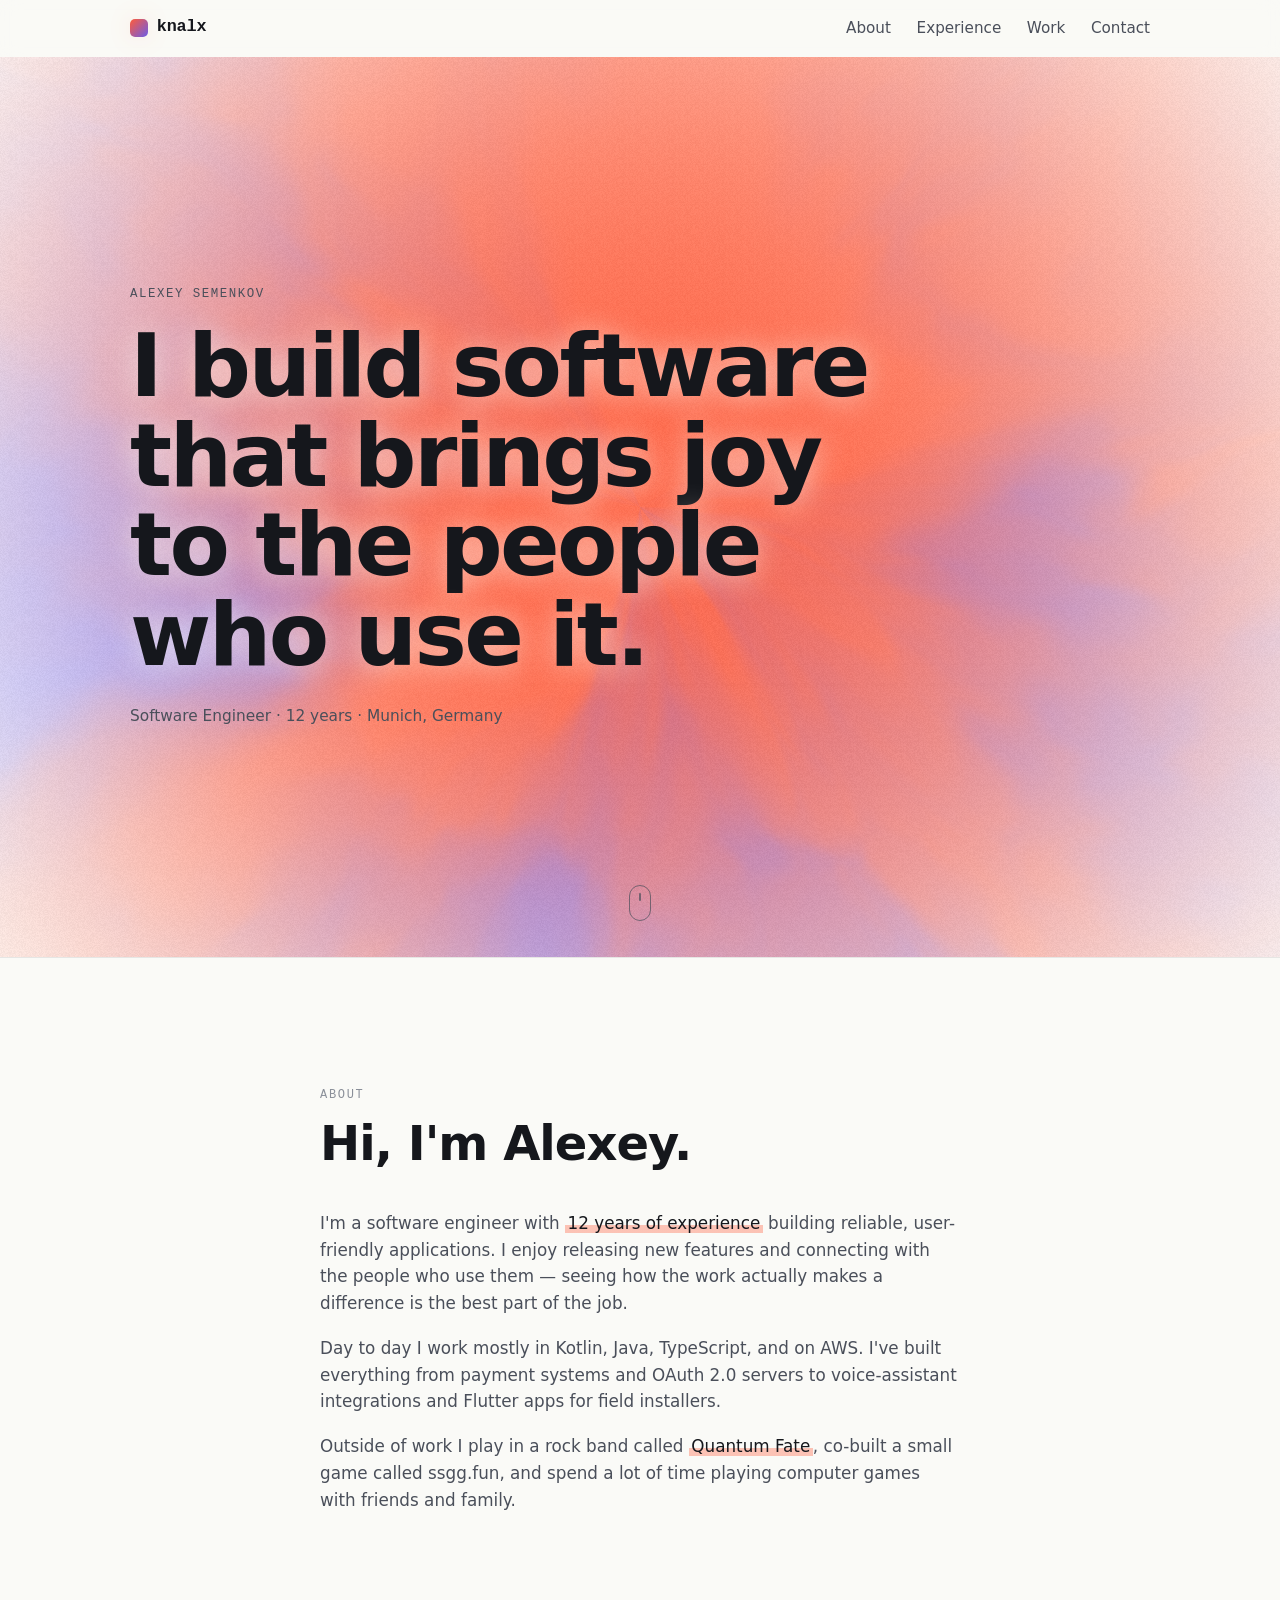
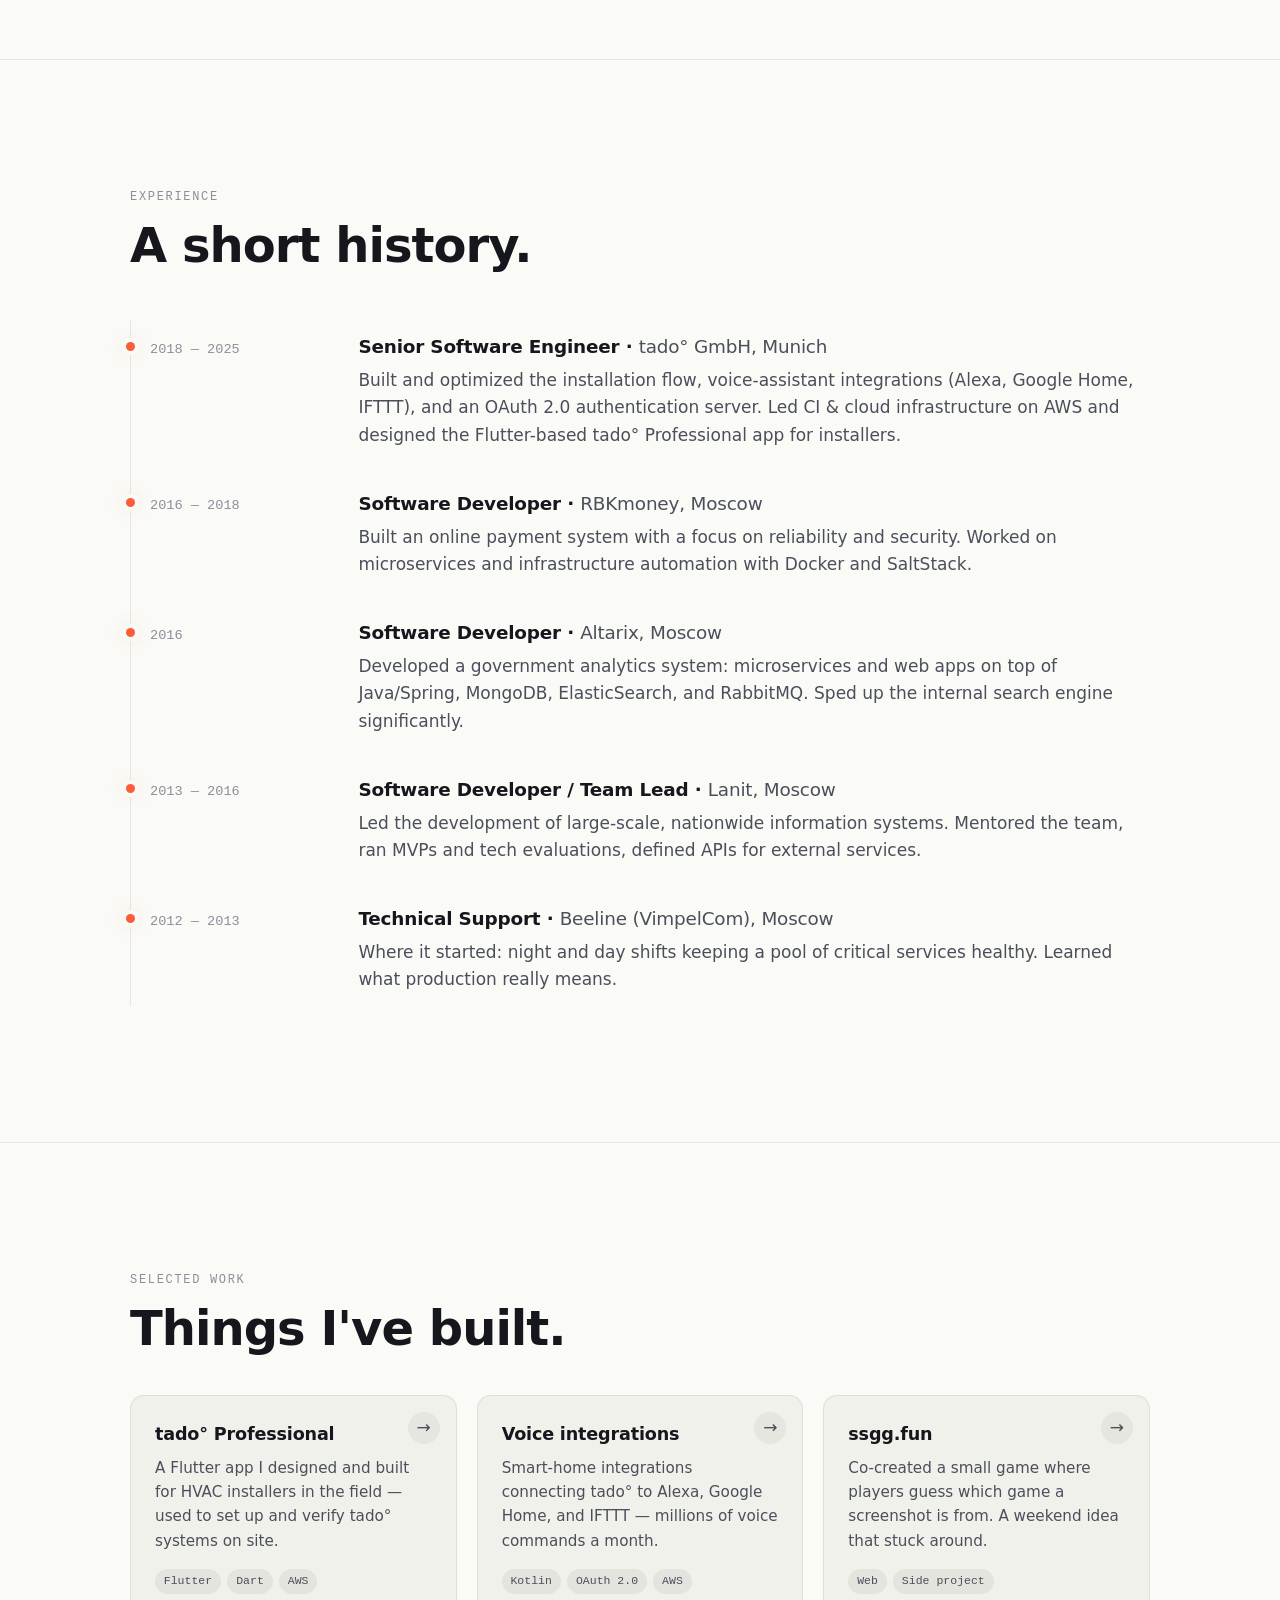
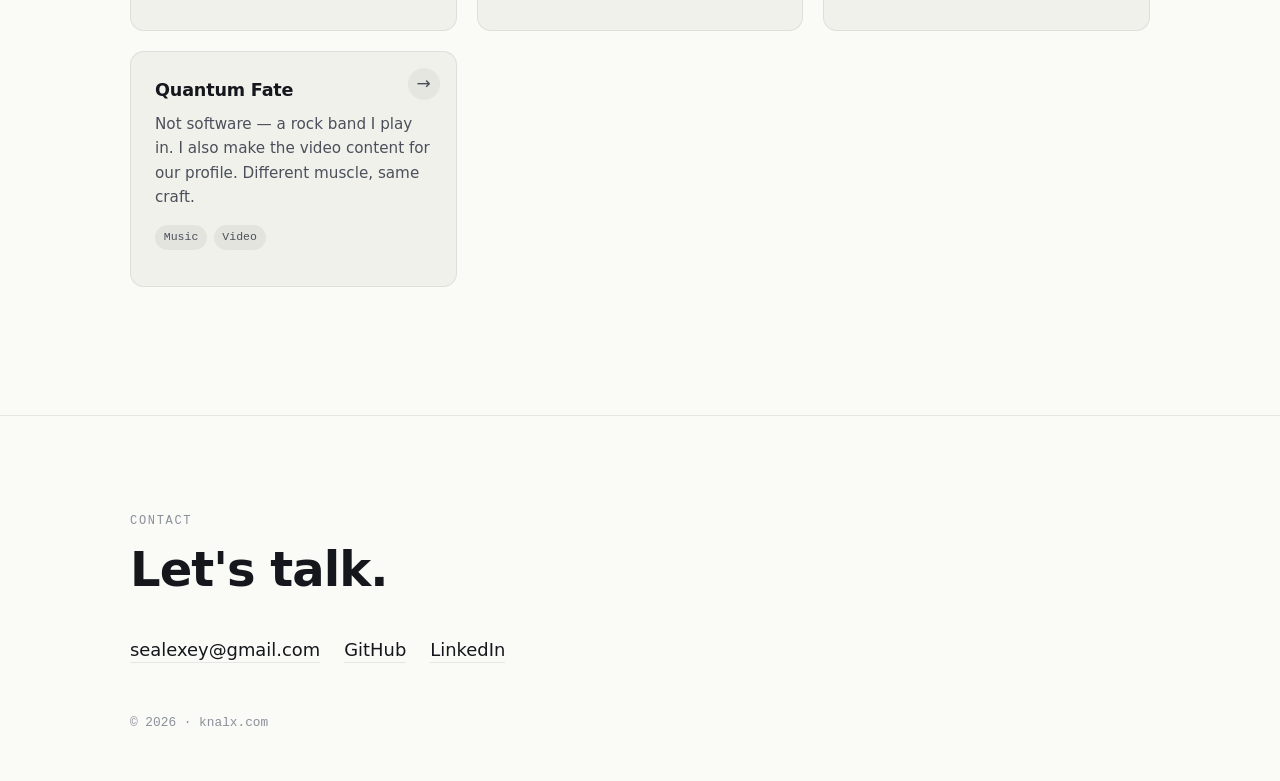
<file: index.html>
<!doctype html>
<html lang="en">
  <head>
    <meta charset="utf-8" />
    <meta name="viewport" content="width=device-width, initial-scale=1, viewport-fit=cover" />
    <meta name="color-scheme" content="dark light" />
    <meta name="theme-color" content="#0b0d12" media="(prefers-color-scheme: dark)" />
    <meta name="theme-color" content="#fafaf7" media="(prefers-color-scheme: light)" />

    <title>Alexey Semenkov — Software Engineer</title>
    <meta name="description" content="Software Engineer based in Munich. 12 years building reliable, user-friendly products in Kotlin, Java, TypeScript, and AWS." />

    <link rel="icon" type="image/svg+xml" href="/favicon.svg" />
    <link rel="stylesheet" href="/styles.css" />
  </head>

  <body>
    <a class="skip" href="#about">Skip to content</a>

    <header class="site-header" id="top">
      <nav aria-label="Primary">
        <a class="brand" href="#top" aria-label="knalx home">
          <span class="brand__mark" aria-hidden="true"></span>
          <span class="brand__word">knalx</span>
        </a>
        <ul class="nav">
          <li><a href="#about">About</a></li>
          <li><a href="#experience">Experience</a></li>
          <li><a href="#work">Work</a></li>
          <li><a href="#contact">Contact</a></li>
        </ul>
      </nav>
    </header>

    <main>
      <section id="hero" class="hero" aria-label="Intro">
        <canvas id="hero-gl" aria-hidden="true"></canvas>
        <div class="hero__fallback" aria-hidden="true"></div>

        <div class="hero__inner">
          <p class="hero__eyebrow">Alexey Semenkov</p>
          <h1 class="hero__title">
            I build software<br />
            that brings joy<br />
            to the people<br />
            who use&nbsp;it.
          </h1>
          <p class="hero__sub">Software Engineer · 12 years · Munich, Germany</p>
        </div>

        <a class="hero__cue" href="#about" aria-label="Scroll to about">
          <span></span>
        </a>
      </section>

      <section id="about" class="section section--about reveal">
        <div class="container container--narrow">
          <p class="section__kicker">About</p>
          <h2 class="section__title">Hi, I'm Alexey.</h2>
          <div class="prose">
            <p>
              I'm a software engineer with
              <em>12 years of experience</em> building reliable,
              user-friendly applications. I enjoy releasing new features
              and connecting with the people who use them — seeing how the
              work actually makes a difference is the best part of the job.
            </p>
            <p>
              Day to day I work mostly in Kotlin, Java, TypeScript, and on
              AWS. I've built everything from payment systems and OAuth 2.0
              servers to voice-assistant integrations and Flutter apps for
              field installers.
            </p>
            <p>
              Outside of work I play in a rock band called
              <em>Quantum Fate</em>, co-built a small game called
              <a href="https://ssgg.fun" rel="noopener">ssgg.fun</a>, and
              spend a lot of time playing computer games with friends and
              family.
            </p>
          </div>
        </div>
      </section>

      <section id="experience" class="section section--experience reveal">
        <div class="container">
          <p class="section__kicker">Experience</p>
          <h2 class="section__title">A short history.</h2>

          <ol class="timeline">
            <li class="timeline__item">
              <div class="timeline__when">2018 — 2025</div>
              <div class="timeline__what">
                <h3>Senior Software Engineer · <span>tado° GmbH, Munich</span></h3>
                <p>
                  Built and optimized the installation flow, voice-assistant
                  integrations (Alexa, Google Home, IFTTT), and an OAuth 2.0
                  authentication server. Led CI &amp; cloud infrastructure on
                  AWS and designed the Flutter-based tado° Professional app
                  for installers.
                </p>
              </div>
            </li>
            <li class="timeline__item">
              <div class="timeline__when">2016 — 2018</div>
              <div class="timeline__what">
                <h3>Software Developer · <span>RBKmoney, Moscow</span></h3>
                <p>
                  Built an online payment system with a focus on reliability
                  and security. Worked on microservices and infrastructure
                  automation with Docker and SaltStack.
                </p>
              </div>
            </li>
            <li class="timeline__item">
              <div class="timeline__when">2016</div>
              <div class="timeline__what">
                <h3>Software Developer · <span>Altarix, Moscow</span></h3>
                <p>
                  Developed a government analytics system: microservices
                  and web apps on top of Java/Spring, MongoDB, ElasticSearch,
                  and RabbitMQ. Sped up the internal search engine
                  significantly.
                </p>
              </div>
            </li>
            <li class="timeline__item">
              <div class="timeline__when">2013 — 2016</div>
              <div class="timeline__what">
                <h3>Software Developer / Team Lead · <span>Lanit, Moscow</span></h3>
                <p>
                  Led the development of large-scale, nationwide information
                  systems. Mentored the team, ran MVPs and tech evaluations,
                  defined APIs for external services.
                </p>
              </div>
            </li>
            <li class="timeline__item">
              <div class="timeline__when">2012 — 2013</div>
              <div class="timeline__what">
                <h3>Technical Support · <span>Beeline (VimpelCom), Moscow</span></h3>
                <p>
                  Where it started: night and day shifts keeping a pool of
                  critical services healthy. Learned what production really
                  means.
                </p>
              </div>
            </li>
          </ol>
        </div>
      </section>

      <section id="work" class="section section--work reveal">
        <div class="container">
          <p class="section__kicker">Selected work</p>
          <h2 class="section__title">Things I've built.</h2>

          <ul class="cards">
            <li class="card">
              <h3 class="card__title">tado° Professional</h3>
              <p class="card__pitch">
                A Flutter app I designed and built for HVAC installers in
                the field — used to set up and verify tado° systems on site.
              </p>
              <ul class="chips">
                <li>Flutter</li>
                <li>Dart</li>
                <li>AWS</li>
              </ul>
              <span class="card__link" aria-hidden="true">→</span>
            </li>
            <li class="card">
              <h3 class="card__title">Voice integrations</h3>
              <p class="card__pitch">
                Smart-home integrations connecting tado° to Alexa, Google
                Home, and IFTTT — millions of voice commands a month.
              </p>
              <ul class="chips">
                <li>Kotlin</li>
                <li>OAuth 2.0</li>
                <li>AWS</li>
              </ul>
              <span class="card__link" aria-hidden="true">→</span>
            </li>
            <li class="card">
              <h3 class="card__title">ssgg.fun</h3>
              <p class="card__pitch">
                Co-created a small game where players guess which game a
                screenshot is from. A weekend idea that stuck around.
              </p>
              <ul class="chips">
                <li>Web</li>
                <li>Side project</li>
              </ul>
              <a class="card__link" href="https://ssgg.fun" rel="noopener" aria-label="Open ssgg.fun">→</a>
            </li>
            <li class="card">
              <h3 class="card__title">Quantum Fate</h3>
              <p class="card__pitch">
                Not software — a rock band I play in. I also make the
                video content for our profile. Different muscle, same craft.
              </p>
              <ul class="chips">
                <li>Music</li>
                <li>Video</li>
              </ul>
              <a class="card__link" href="https://quantumfate.com" rel="noopener" aria-label="Open quantumfate.com">→</a>
            </li>
          </ul>
        </div>
      </section>
    </main>

    <footer id="contact" class="site-footer reveal">
      <div class="container">
        <p class="footer__kicker">Contact</p>
        <h2 class="footer__title">Let's talk.</h2>

        <ul class="links">
          <li><a href="mailto:sealexey@gmail.com">sealexey@gmail.com</a></li>
          <li><a href="https://github.com/knalx" rel="me noopener">GitHub</a></li>
          <li><a href="https://linkedin.com/in/alexey-semenkov" rel="me noopener">LinkedIn</a></li>
        </ul>

        <p class="footer__fine">© <span id="year"></span> · knalx.com</p>
      </div>
    </footer>

    <script src="/hero.js" defer></script>
    <script src="/main.js" defer></script>
  </body>
</html>
</file>
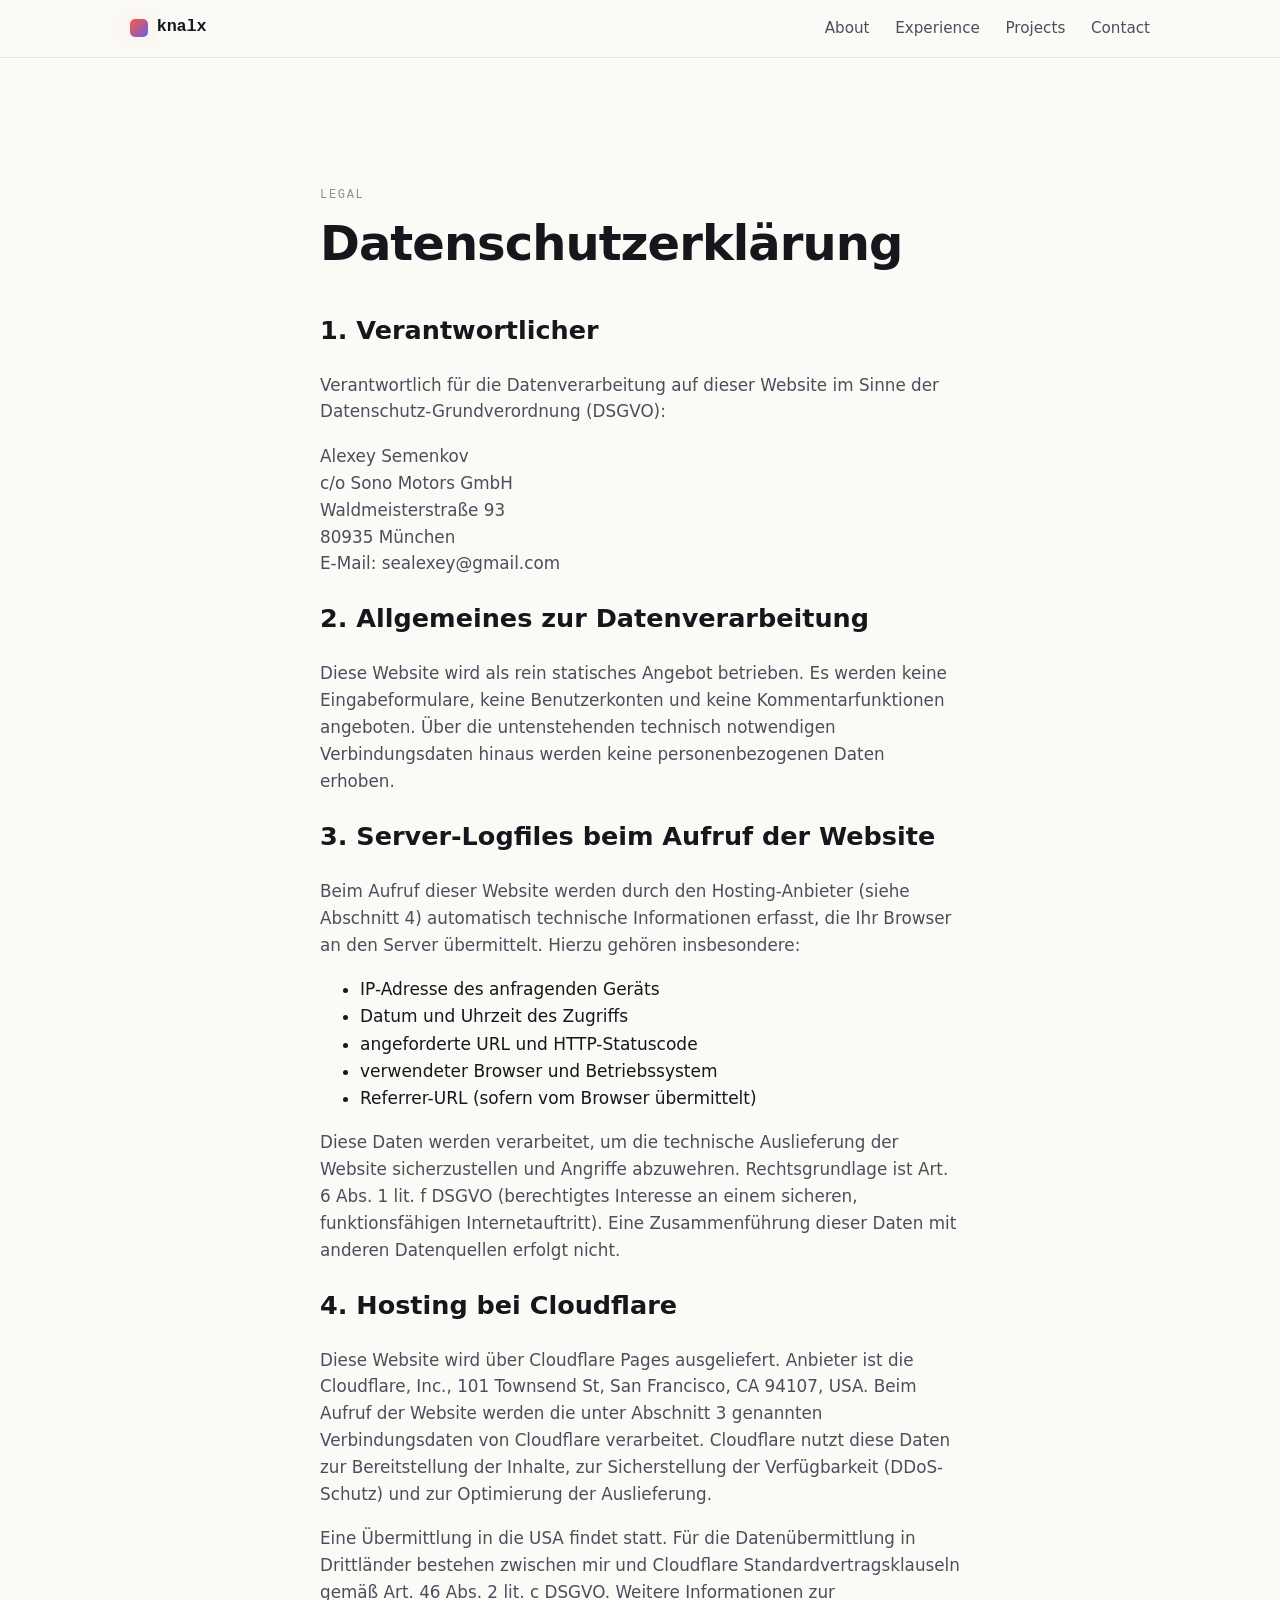
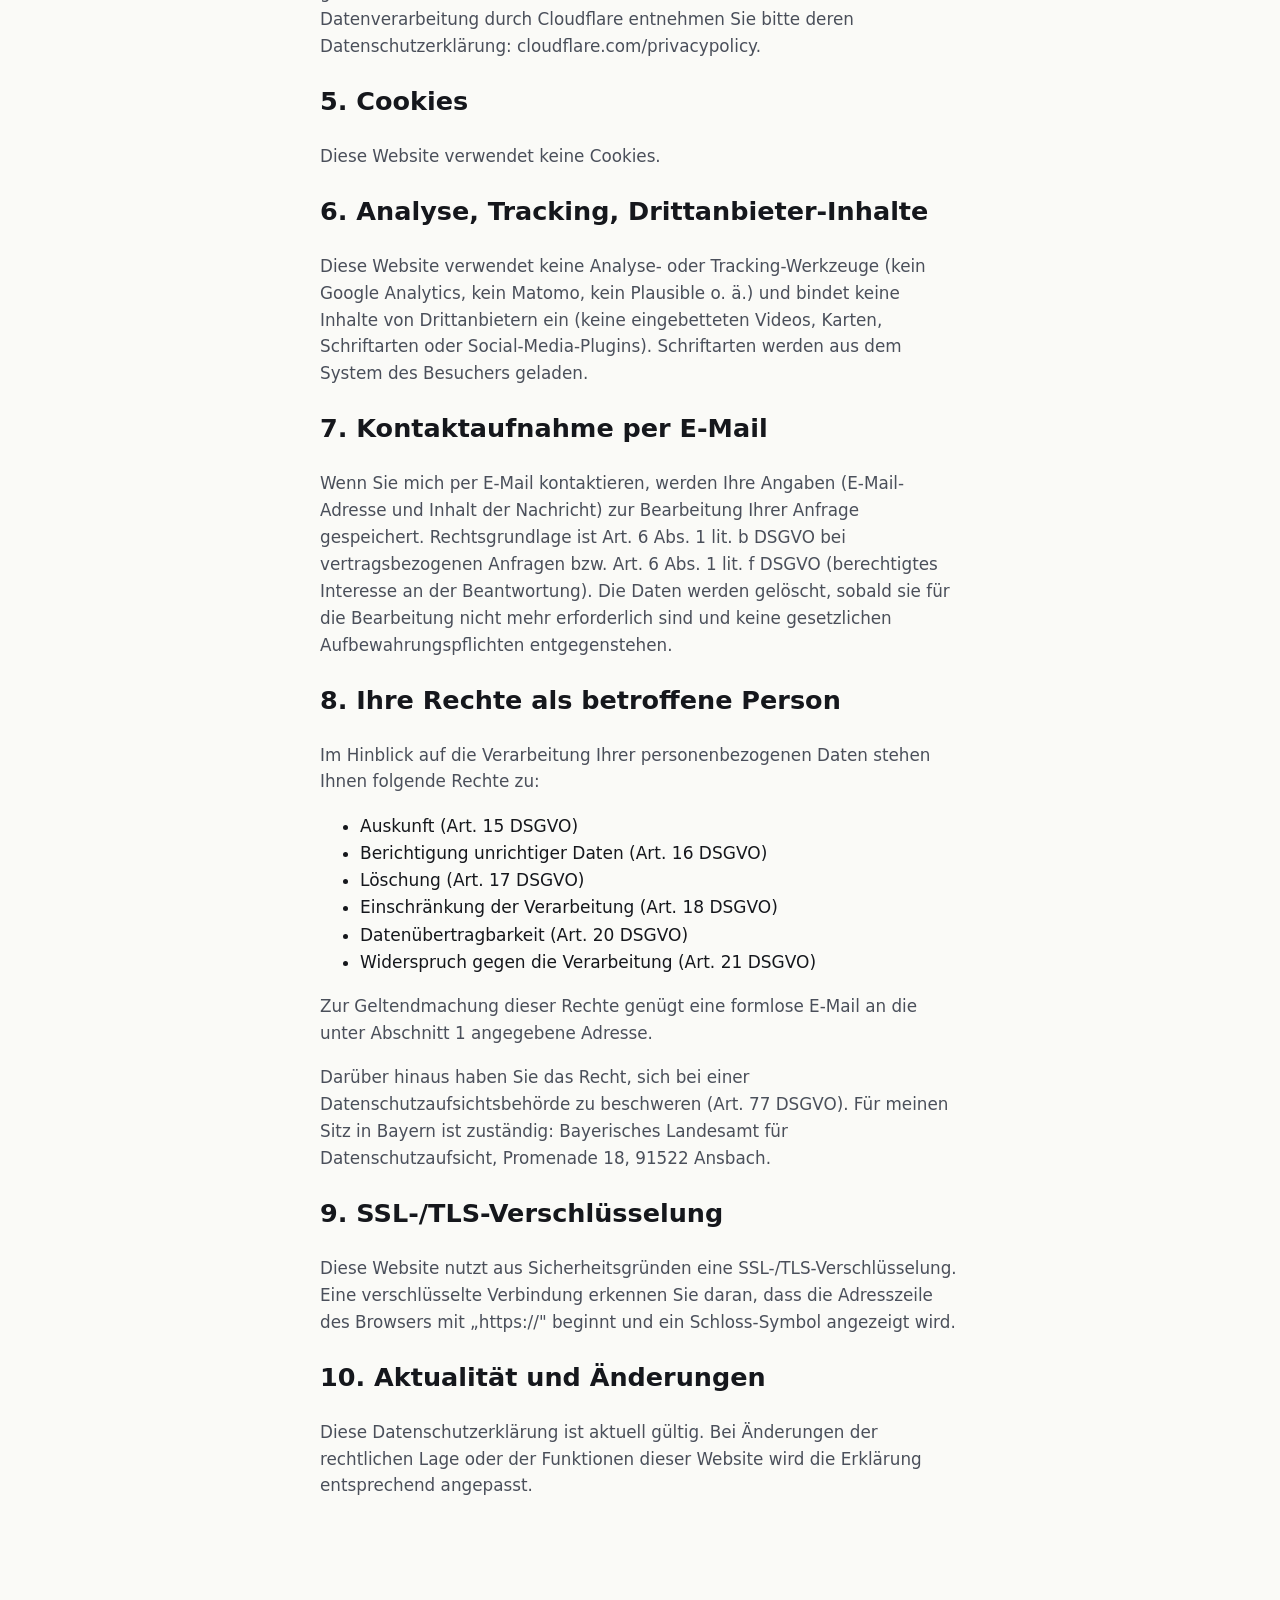
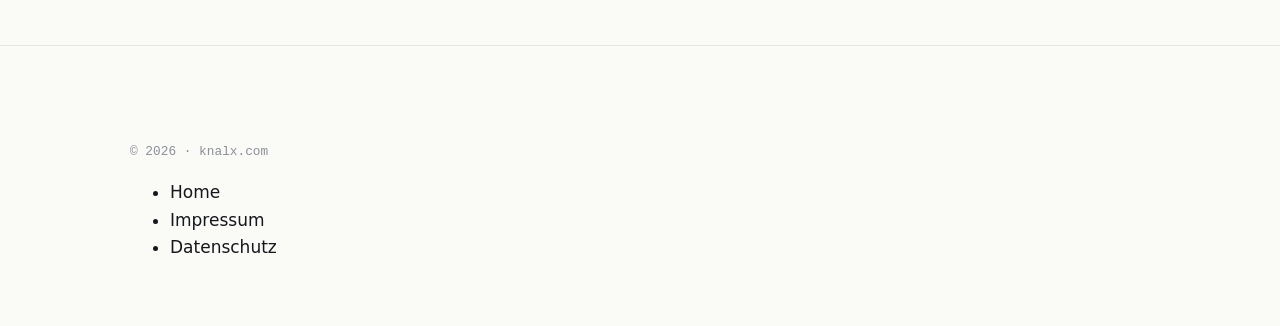
<file: public/datenschutz.html>
<!doctype html>
<html lang="de">
    <head>
        <meta charset="utf-8" />
        <meta
            name="viewport"
            content="width=device-width, initial-scale=1, viewport-fit=cover"
        />
        <meta name="color-scheme" content="dark light" />
        <meta
            name="theme-color"
            content="#04060a"
            media="(prefers-color-scheme: dark)"
        />
        <meta
            name="theme-color"
            content="#f7f3f8"
            media="(prefers-color-scheme: light)"
        />

        <title>Datenschutzerklärung - Alexey Semenkov</title>
        <meta name="robots" content="noindex" />
        <link rel="icon" type="image/svg+xml" href="/favicon.svg" />
        <link rel="stylesheet" href="/styles.css" />
    </head>

    <body>
        <header class="site-header" id="top">
            <nav aria-label="Primary">
                <a class="brand" href="/" aria-label="knalx home">
                    <span class="brand__mark" aria-hidden="true"></span>
                    <span class="brand__word">knalx</span>
                </a>
                <ul class="nav">
                    <li><a href="/#about">About</a></li>
                    <li><a href="/#experience">Experience</a></li>
                    <li><a href="/#projects">Projects</a></li>
                    <li><a href="/#contact">Contact</a></li>
                </ul>
            </nav>
        </header>

        <main>
            <section class="section section--legal">
                <div class="container container--narrow">
                    <p class="section__kicker">Legal</p>
                    <h1 class="section__title">Datenschutzerklärung</h1>

                    <div class="prose legal">
                        <h2>1. Verantwortlicher</h2>
                        <p>
                            Verantwortlich für die Datenverarbeitung auf
                            dieser Website im Sinne der
                            Datenschutz-Grundverordnung (DSGVO):
                        </p>
                        <p>
                            Alexey Semenkov<br />
                            c/o Sono Motors GmbH<br />
                            Waldmeisterstraße 93<br />
                            80935 München<br />
                            E-Mail:
                            <a href="mailto:sealexey@gmail.com"
                                >sealexey@gmail.com</a
                            >
                        </p>

                        <h2>2. Allgemeines zur Datenverarbeitung</h2>
                        <p>
                            Diese Website wird als rein statisches Angebot
                            betrieben. Es werden keine Eingabeformulare,
                            keine Benutzerkonten und keine
                            Kommentarfunktionen angeboten. Über die
                            untenstehenden technisch notwendigen
                            Verbindungsdaten hinaus werden keine
                            personenbezogenen Daten erhoben.
                        </p>

                        <h2>3. Server-Logfiles beim Aufruf der Website</h2>
                        <p>
                            Beim Aufruf dieser Website werden durch den
                            Hosting-Anbieter (siehe Abschnitt 4) automatisch
                            technische Informationen erfasst, die Ihr
                            Browser an den Server übermittelt. Hierzu
                            gehören insbesondere:
                        </p>
                        <ul>
                            <li>IP-Adresse des anfragenden Geräts</li>
                            <li>Datum und Uhrzeit des Zugriffs</li>
                            <li>angeforderte URL und HTTP-Statuscode</li>
                            <li>verwendeter Browser und Betriebssystem</li>
                            <li>Referrer-URL (sofern vom Browser übermittelt)</li>
                        </ul>
                        <p>
                            Diese Daten werden verarbeitet, um die
                            technische Auslieferung der Website
                            sicherzustellen und Angriffe abzuwehren.
                            Rechtsgrundlage ist Art. 6 Abs. 1 lit. f DSGVO
                            (berechtigtes Interesse an einem sicheren,
                            funktionsfähigen Internetauftritt). Eine
                            Zusammenführung dieser Daten mit anderen
                            Datenquellen erfolgt nicht.
                        </p>

                        <h2>4. Hosting bei Cloudflare</h2>
                        <p>
                            Diese Website wird über Cloudflare Pages
                            ausgeliefert. Anbieter ist die Cloudflare, Inc.,
                            101 Townsend St, San Francisco, CA 94107, USA.
                            Beim Aufruf der Website werden die unter
                            Abschnitt 3 genannten Verbindungsdaten von
                            Cloudflare verarbeitet. Cloudflare nutzt diese
                            Daten zur Bereitstellung der Inhalte, zur
                            Sicherstellung der Verfügbarkeit (DDoS-Schutz)
                            und zur Optimierung der Auslieferung.
                        </p>
                        <p>
                            Eine Übermittlung in die USA findet statt. Für
                            die Datenübermittlung in Drittländer bestehen
                            zwischen mir und Cloudflare
                            Standardvertragsklauseln gemäß Art. 46 Abs. 2
                            lit. c DSGVO. Weitere Informationen zur
                            Datenverarbeitung durch Cloudflare entnehmen
                            Sie bitte deren Datenschutzerklärung:
                            <a
                                href="https://www.cloudflare.com/privacypolicy/"
                                rel="noopener noreferrer"
                                >cloudflare.com/privacypolicy</a
                            >.
                        </p>

                        <h2>5. Cookies</h2>
                        <p>Diese Website verwendet keine Cookies.</p>

                        <h2>6. Analyse, Tracking, Drittanbieter-Inhalte</h2>
                        <p>
                            Diese Website verwendet keine Analyse- oder
                            Tracking-Werkzeuge (kein Google Analytics, kein
                            Matomo, kein Plausible o. ä.) und bindet keine
                            Inhalte von Drittanbietern ein (keine
                            eingebetteten Videos, Karten, Schriftarten oder
                            Social-Media-Plugins). Schriftarten werden aus
                            dem System des Besuchers geladen.
                        </p>

                        <h2>7. Kontaktaufnahme per E-Mail</h2>
                        <p>
                            Wenn Sie mich per E-Mail kontaktieren, werden
                            Ihre Angaben (E-Mail-Adresse und Inhalt der
                            Nachricht) zur Bearbeitung Ihrer Anfrage
                            gespeichert. Rechtsgrundlage ist Art. 6 Abs. 1
                            lit. b DSGVO bei vertragsbezogenen Anfragen
                            bzw. Art. 6 Abs. 1 lit. f DSGVO (berechtigtes
                            Interesse an der Beantwortung). Die Daten
                            werden gelöscht, sobald sie für die Bearbeitung
                            nicht mehr erforderlich sind und keine
                            gesetzlichen Aufbewahrungspflichten
                            entgegenstehen.
                        </p>

                        <h2>8. Ihre Rechte als betroffene Person</h2>
                        <p>
                            Im Hinblick auf die Verarbeitung Ihrer
                            personenbezogenen Daten stehen Ihnen folgende
                            Rechte zu:
                        </p>
                        <ul>
                            <li>Auskunft (Art. 15 DSGVO)</li>
                            <li>Berichtigung unrichtiger Daten (Art. 16 DSGVO)</li>
                            <li>Löschung (Art. 17 DSGVO)</li>
                            <li>
                                Einschränkung der Verarbeitung
                                (Art. 18 DSGVO)
                            </li>
                            <li>Datenübertragbarkeit (Art. 20 DSGVO)</li>
                            <li>
                                Widerspruch gegen die Verarbeitung
                                (Art. 21 DSGVO)
                            </li>
                        </ul>
                        <p>
                            Zur Geltendmachung dieser Rechte genügt eine
                            formlose E-Mail an die unter Abschnitt 1
                            angegebene Adresse.
                        </p>
                        <p>
                            Darüber hinaus haben Sie das Recht, sich bei
                            einer Datenschutzaufsichtsbehörde zu beschweren
                            (Art. 77 DSGVO). Für meinen Sitz in Bayern ist
                            zuständig: Bayerisches Landesamt für
                            Datenschutzaufsicht, Promenade 18, 91522
                            Ansbach.
                        </p>

                        <h2>9. SSL-/TLS-Verschlüsselung</h2>
                        <p>
                            Diese Website nutzt aus Sicherheitsgründen eine
                            SSL-/TLS-Verschlüsselung. Eine verschlüsselte
                            Verbindung erkennen Sie daran, dass die
                            Adresszeile des Browsers mit „https://"
                            beginnt und ein Schloss-Symbol angezeigt wird.
                        </p>

                        <h2>10. Aktualität und Änderungen</h2>
                        <p>
                            Diese Datenschutzerklärung ist aktuell gültig.
                            Bei Änderungen der rechtlichen Lage oder der
                            Funktionen dieser Website wird die Erklärung
                            entsprechend angepasst.
                        </p>
                    </div>
                </div>
            </section>
        </main>

        <footer class="site-footer">
            <div class="container">
                <div class="footer__bottom">
                    <p class="footer__fine">
                        © <span id="year"></span> · knalx.com
                    </p>
                    <ul class="legal-links">
                        <li><a href="/">Home</a></li>
                        <li><a href="/impressum.html">Impressum</a></li>
                        <li><a href="/datenschutz.html">Datenschutz</a></li>
                    </ul>
                </div>
            </div>
        </footer>

        <script>
            document.getElementById("year").textContent =
                new Date().getFullYear();
        </script>
    </body>
</html>
</file>
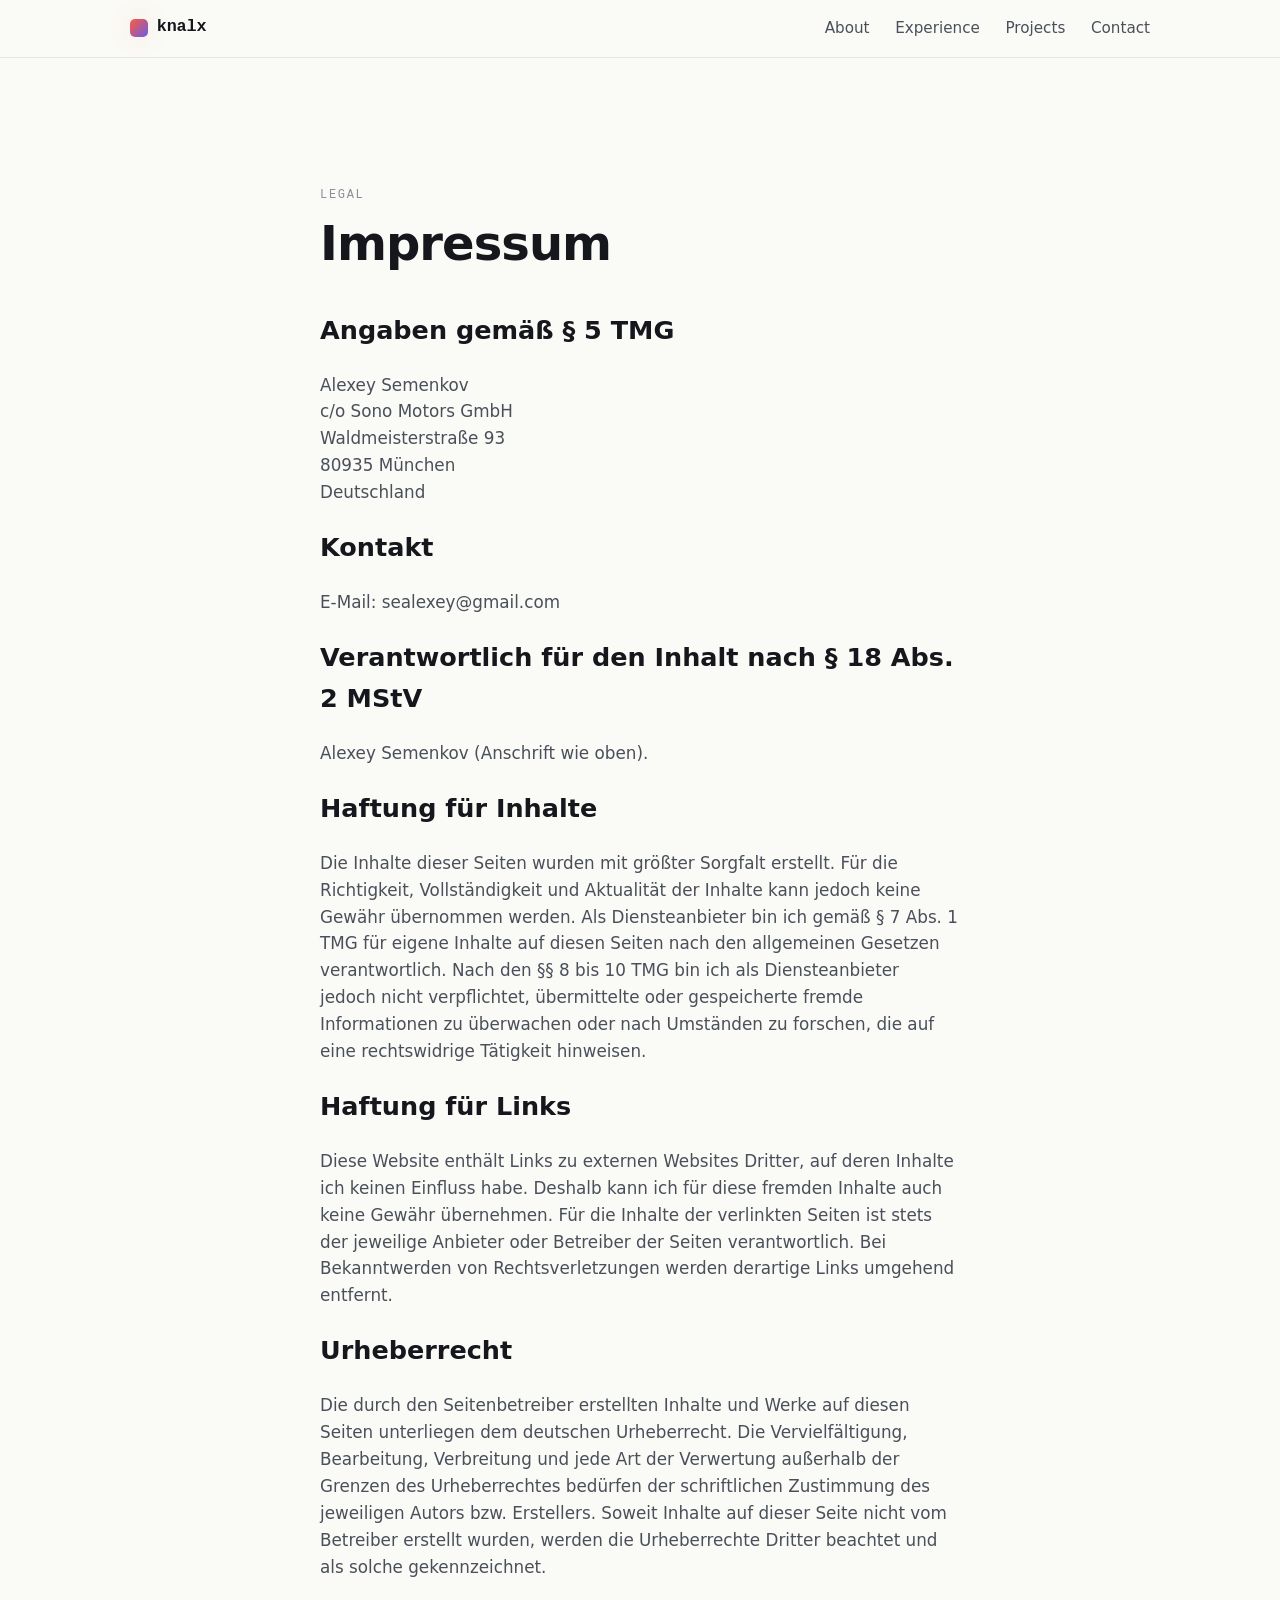
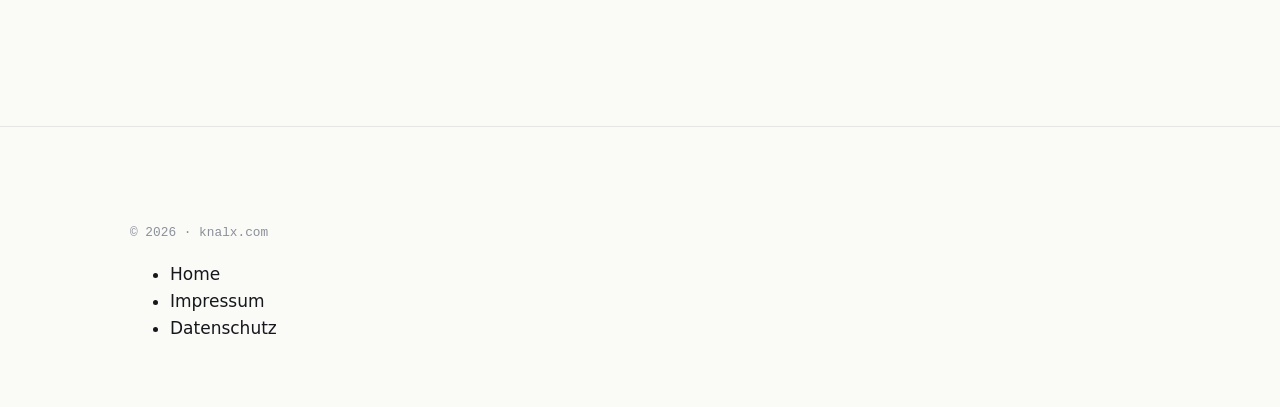
<file: public/impressum.html>
<!doctype html>
<html lang="de">
    <head>
        <meta charset="utf-8" />
        <meta
            name="viewport"
            content="width=device-width, initial-scale=1, viewport-fit=cover"
        />
        <meta name="color-scheme" content="dark light" />
        <meta
            name="theme-color"
            content="#04060a"
            media="(prefers-color-scheme: dark)"
        />
        <meta
            name="theme-color"
            content="#f7f3f8"
            media="(prefers-color-scheme: light)"
        />

        <title>Impressum - Alexey Semenkov</title>
        <meta name="robots" content="noindex" />
        <link rel="icon" type="image/svg+xml" href="/favicon.svg" />
        <link rel="stylesheet" href="/styles.css" />
    </head>

    <body>
        <header class="site-header" id="top">
            <nav aria-label="Primary">
                <a class="brand" href="/" aria-label="knalx home">
                    <span class="brand__mark" aria-hidden="true"></span>
                    <span class="brand__word">knalx</span>
                </a>
                <ul class="nav">
                    <li><a href="/#about">About</a></li>
                    <li><a href="/#experience">Experience</a></li>
                    <li><a href="/#projects">Projects</a></li>
                    <li><a href="/#contact">Contact</a></li>
                </ul>
            </nav>
        </header>

        <main>
            <section class="section section--legal">
                <div class="container container--narrow">
                    <p class="section__kicker">Legal</p>
                    <h1 class="section__title">Impressum</h1>

                    <div class="prose legal">
                        <h2>Angaben gemäß § 5 TMG</h2>
                        <p>
                            Alexey Semenkov<br />
                            c/o Sono Motors GmbH<br />
                            Waldmeisterstraße 93<br />
                            80935 München<br />
                            Deutschland
                        </p>

                        <h2>Kontakt</h2>
                        <p>
                            E-Mail:
                            <a href="mailto:sealexey@gmail.com"
                                >sealexey@gmail.com</a
                            >
                        </p>

                        <h2>
                            Verantwortlich für den Inhalt nach § 18 Abs. 2
                            MStV
                        </h2>
                        <p>Alexey Semenkov (Anschrift wie oben).</p>

                        <h2>Haftung für Inhalte</h2>
                        <p>
                            Die Inhalte dieser Seiten wurden mit größter
                            Sorgfalt erstellt. Für die Richtigkeit,
                            Vollständigkeit und Aktualität der Inhalte kann
                            jedoch keine Gewähr übernommen werden. Als
                            Diensteanbieter bin ich gemäß § 7 Abs. 1 TMG für
                            eigene Inhalte auf diesen Seiten nach den
                            allgemeinen Gesetzen verantwortlich. Nach den §§
                            8 bis 10 TMG bin ich als Diensteanbieter jedoch
                            nicht verpflichtet, übermittelte oder
                            gespeicherte fremde Informationen zu überwachen
                            oder nach Umständen zu forschen, die auf eine
                            rechtswidrige Tätigkeit hinweisen.
                        </p>

                        <h2>Haftung für Links</h2>
                        <p>
                            Diese Website enthält Links zu externen Websites
                            Dritter, auf deren Inhalte ich keinen Einfluss
                            habe. Deshalb kann ich für diese fremden Inhalte
                            auch keine Gewähr übernehmen. Für die Inhalte
                            der verlinkten Seiten ist stets der jeweilige
                            Anbieter oder Betreiber der Seiten
                            verantwortlich. Bei Bekanntwerden von
                            Rechtsverletzungen werden derartige Links
                            umgehend entfernt.
                        </p>

                        <h2>Urheberrecht</h2>
                        <p>
                            Die durch den Seitenbetreiber erstellten Inhalte
                            und Werke auf diesen Seiten unterliegen dem
                            deutschen Urheberrecht. Die Vervielfältigung,
                            Bearbeitung, Verbreitung und jede Art der
                            Verwertung außerhalb der Grenzen des
                            Urheberrechtes bedürfen der schriftlichen
                            Zustimmung des jeweiligen Autors bzw.
                            Erstellers. Soweit Inhalte auf dieser Seite
                            nicht vom Betreiber erstellt wurden, werden die
                            Urheberrechte Dritter beachtet und als solche
                            gekennzeichnet.
                        </p>
                    </div>
                </div>
            </section>
        </main>

        <footer class="site-footer">
            <div class="container">
                <div class="footer__bottom">
                    <p class="footer__fine">
                        © <span id="year"></span> · knalx.com
                    </p>
                    <ul class="legal-links">
                        <li><a href="/">Home</a></li>
                        <li><a href="/impressum.html">Impressum</a></li>
                        <li><a href="/datenschutz.html">Datenschutz</a></li>
                    </ul>
                </div>
            </div>
        </footer>

        <script>
            document.getElementById("year").textContent =
                new Date().getFullYear();
        </script>
    </body>
</html>
</file>
<file: styles.css>
:root {
  --bg: #0b0d12;
  --bg-soft: #11141b;
  --fg: #eef0f4;
  --fg-soft: #a8aebb;
  --fg-mute: #6b7180;
  --line: rgba(255, 255, 255, 0.08);
  --accent-a: #ff5b3a;
  --accent-b: #6c5ce7;
  --max: 1100px;
  --max-narrow: 720px;
  --radius: 14px;
  --pad: clamp(1.25rem, 4vw, 2.5rem);

  --font-sans: ui-sans-serif, system-ui, -apple-system, "Segoe UI", Roboto,
    "Helvetica Neue", Arial, sans-serif;
  --font-mono: ui-monospace, SFMono-Regular, Menlo, Consolas, monospace;
  --font-display: var(--font-sans);
}

@media (prefers-color-scheme: light) {
  :root {
    --bg: #fafaf7;
    --bg-soft: #f1f1ec;
    --fg: #15171c;
    --fg-soft: #4a4f5a;
    --fg-mute: #8a8f99;
    --line: rgba(0, 0, 0, 0.08);
  }
}

* {
  box-sizing: border-box;
}

html {
  scroll-behavior: smooth;
}

@media (prefers-reduced-motion: reduce) {
  html {
    scroll-behavior: auto;
  }
  *,
  *::before,
  *::after {
    animation-duration: 0.001ms !important;
    animation-iteration-count: 1 !important;
    transition-duration: 0.001ms !important;
  }
}

body {
  margin: 0;
  background: var(--bg);
  color: var(--fg);
  font-family: var(--font-sans);
  font-size: clamp(15px, 1vw + 0.4rem, 17px);
  line-height: 1.6;
  -webkit-font-smoothing: antialiased;
  text-rendering: optimizeLegibility;
}

img,
svg,
canvas {
  display: block;
  max-width: 100%;
}

a {
  color: inherit;
  text-decoration: none;
  transition: color 0.2s ease, opacity 0.2s ease;
}

a:hover {
  color: var(--accent-a);
}

.skip {
  position: absolute;
  left: -9999px;
  top: 0;
}
.skip:focus {
  left: 1rem;
  top: 1rem;
  background: var(--fg);
  color: var(--bg);
  padding: 0.5rem 0.75rem;
  border-radius: 6px;
  z-index: 1000;
}

/* ---------- Header ---------- */
.site-header {
  position: sticky;
  top: 0;
  z-index: 50;
  backdrop-filter: saturate(160%) blur(10px);
  -webkit-backdrop-filter: saturate(160%) blur(10px);
  background: color-mix(in oklab, var(--bg) 70%, transparent);
  border-bottom: 1px solid transparent;
  transition: border-color 0.3s ease, background 0.3s ease;
}

.site-header.is-scrolled {
  border-bottom-color: var(--line);
}

.site-header nav {
  max-width: var(--max);
  margin: 0 auto;
  padding: 0.9rem var(--pad);
  display: flex;
  align-items: center;
  justify-content: space-between;
  gap: 1rem;
}

.brand {
  display: inline-flex;
  align-items: center;
  gap: 0.55rem;
  font-weight: 600;
  letter-spacing: -0.01em;
  font-size: 1.05rem;
}

.brand__mark {
  width: 18px;
  height: 18px;
  border-radius: 5px;
  background: linear-gradient(135deg, var(--accent-a), var(--accent-b));
  box-shadow: 0 0 24px -6px var(--accent-a);
}

.brand__word {
  font-family: var(--font-mono);
}

.nav {
  display: flex;
  gap: clamp(0.75rem, 2vw, 1.6rem);
  list-style: none;
  margin: 0;
  padding: 0;
  font-size: 0.95rem;
  color: var(--fg-soft);
}

.nav a {
  position: relative;
  padding: 0.25rem 0;
}

.nav a::after {
  content: "";
  position: absolute;
  left: 0;
  right: 100%;
  bottom: -2px;
  height: 1px;
  background: currentColor;
  transition: right 0.25s ease;
}

.nav a:hover::after {
  right: 0;
}

/* ---------- Hero ---------- */
.hero {
  position: relative;
  height: 100svh;
  min-height: 560px;
  overflow: hidden;
  display: flex;
  align-items: center;
}

#hero-gl,
.hero__fallback {
  position: absolute;
  inset: 0;
  width: 100%;
  height: 100%;
  z-index: 0;
}

.hero__fallback {
  background:
    radial-gradient(60% 60% at 30% 30%, color-mix(in oklab, var(--accent-b) 55%, transparent), transparent 70%),
    radial-gradient(50% 50% at 70% 70%, color-mix(in oklab, var(--accent-a) 55%, transparent), transparent 70%),
    var(--bg);
  filter: saturate(115%);
  animation: drift 24s ease-in-out infinite alternate;
  opacity: 0;
  transition: opacity 0.4s ease;
}

.hero.no-gl .hero__fallback {
  opacity: 1;
}

@keyframes drift {
  from {
    transform: translate3d(-2%, -1%, 0) scale(1.05);
  }
  to {
    transform: translate3d(2%, 1%, 0) scale(1.1);
  }
}

.hero__inner {
  position: relative;
  z-index: 2;
  max-width: var(--max);
  width: 100%;
  margin: 0 auto;
  padding: 0 var(--pad);
}

.hero__eyebrow {
  font-family: var(--font-mono);
  text-transform: uppercase;
  letter-spacing: 0.12em;
  font-size: 0.78rem;
  color: var(--fg-soft);
  margin: 0 0 1rem;
}

.hero__title {
  font-family: var(--font-display);
  font-weight: 700;
  font-size: clamp(2.4rem, 7vw, 5.5rem);
  line-height: 1.02;
  letter-spacing: -0.03em;
  margin: 0 0 1.5rem;
  max-width: 18ch;
  text-shadow: 0 2px 30px color-mix(in oklab, var(--bg) 65%, transparent);
}

.hero__sub {
  font-size: clamp(0.95rem, 1.2vw, 1.1rem);
  color: var(--fg-soft);
  margin: 0;
}

.hero__cue {
  position: absolute;
  z-index: 2;
  left: 50%;
  bottom: 2.2rem;
  width: 22px;
  height: 36px;
  border: 1px solid var(--fg-soft);
  border-radius: 12px;
  transform: translateX(-50%);
  opacity: 0.7;
}

.hero__cue span {
  position: absolute;
  left: 50%;
  top: 7px;
  width: 2px;
  height: 8px;
  background: var(--fg-soft);
  border-radius: 1px;
  transform: translateX(-50%);
  animation: cue 1.6s ease-in-out infinite;
}

@keyframes cue {
  0%,
  100% {
    transform: translate(-50%, 0);
    opacity: 1;
  }
  50% {
    transform: translate(-50%, 10px);
    opacity: 0.2;
  }
}

/* ---------- Sections ---------- */
.section {
  padding: clamp(4rem, 10vw, 8rem) 0;
  border-top: 1px solid var(--line);
}

.container {
  max-width: var(--max);
  margin: 0 auto;
  padding: 0 var(--pad);
}

.container--narrow {
  max-width: var(--max-narrow);
}

.section__kicker,
.footer__kicker {
  font-family: var(--font-mono);
  text-transform: uppercase;
  letter-spacing: 0.14em;
  font-size: 0.75rem;
  color: var(--fg-mute);
  margin: 0 0 0.75rem;
}

.section__title,
.footer__title {
  font-family: var(--font-display);
  font-weight: 700;
  font-size: clamp(1.9rem, 4vw, 3rem);
  letter-spacing: -0.02em;
  line-height: 1.1;
  margin: 0 0 2.5rem;
}

.prose p {
  font-size: clamp(1.05rem, 1.3vw, 1.2rem);
  color: var(--fg-soft);
  margin: 0 0 1.1rem;
}

.prose em {
  color: var(--fg);
  font-style: normal;
  background: linear-gradient(180deg, transparent 60%, color-mix(in oklab, var(--accent-a) 35%, transparent) 60%);
  padding: 0 0.15em;
}

/* ---------- Timeline ---------- */
.timeline {
  list-style: none;
  margin: 0;
  padding: 0;
  position: relative;
}

.timeline::before {
  content: "";
  position: absolute;
  left: 0;
  top: 0.5rem;
  bottom: 0.5rem;
  width: 1px;
  background: var(--line);
}

.timeline__item {
  display: grid;
  grid-template-columns: clamp(110px, 18%, 170px) 1fr;
  gap: clamp(1rem, 3vw, 2.5rem);
  padding: 1.25rem 0 1.25rem 1.25rem;
  position: relative;
}

.timeline__item::before {
  content: "";
  position: absolute;
  left: -4px;
  top: 1.85rem;
  width: 9px;
  height: 9px;
  border-radius: 50%;
  background: var(--accent-a);
  box-shadow: 0 0 0 4px var(--bg), 0 0 18px -2px var(--accent-a);
}

.timeline__when {
  font-family: var(--font-mono);
  color: var(--fg-mute);
  font-size: 0.85rem;
  padding-top: 0.4rem;
}

.timeline__what h3 {
  margin: 0 0 0.35rem;
  font-size: 1.15rem;
  letter-spacing: -0.01em;
}

.timeline__what h3 span {
  color: var(--fg-soft);
  font-weight: 500;
}

.timeline__what p {
  margin: 0;
  color: var(--fg-soft);
}

/* ---------- Project cards ---------- */
.cards {
  list-style: none;
  padding: 0;
  margin: 0;
  display: grid;
  grid-template-columns: repeat(auto-fit, minmax(260px, 1fr));
  gap: clamp(0.8rem, 2vw, 1.25rem);
}

.card {
  position: relative;
  padding: 1.5rem 1.5rem 1.25rem;
  background: var(--bg-soft);
  border: 1px solid var(--line);
  border-radius: var(--radius);
  overflow: hidden;
  isolation: isolate;
  transition: transform 0.35s ease, border-color 0.35s ease;
}

.card::before {
  content: "";
  position: absolute;
  inset: 0;
  background: radial-gradient(
    400px circle at var(--mx, 50%) var(--my, 0%),
    color-mix(in oklab, var(--accent-a) 22%, transparent),
    transparent 60%
  );
  opacity: 0;
  transition: opacity 0.3s ease;
  z-index: -1;
  pointer-events: none;
}

.card:hover {
  transform: translateY(-2px);
  border-color: color-mix(in oklab, var(--accent-a) 50%, var(--line));
}

.card:hover::before {
  opacity: 1;
}

.card__title {
  margin: 0 0 0.5rem;
  font-size: 1.1rem;
  letter-spacing: -0.01em;
}

.card__pitch {
  margin: 0 0 1rem;
  color: var(--fg-soft);
  font-size: 0.95rem;
}

.chips {
  list-style: none;
  margin: 0 0 1rem;
  padding: 0;
  display: flex;
  flex-wrap: wrap;
  gap: 0.4rem;
  font-family: var(--font-mono);
  font-size: 0.72rem;
}

.chips li {
  padding: 0.2rem 0.55rem;
  border-radius: 999px;
  background: color-mix(in oklab, var(--fg) 6%, transparent);
  color: var(--fg-soft);
}

.card__link {
  position: absolute;
  right: 1rem;
  top: 1rem;
  width: 32px;
  height: 32px;
  display: inline-flex;
  align-items: center;
  justify-content: center;
  border-radius: 50%;
  color: var(--fg-soft);
  background: color-mix(in oklab, var(--fg) 5%, transparent);
  transition: background 0.2s ease, color 0.2s ease, transform 0.2s ease;
}

.card__link:hover {
  color: var(--bg);
  background: var(--accent-a);
  transform: translate(2px, -2px);
}

/* ---------- Footer ---------- */
.site-footer {
  border-top: 1px solid var(--line);
  padding: clamp(3rem, 8vw, 6rem) 0 3rem;
}

.links {
  list-style: none;
  padding: 0;
  margin: 0 0 3rem;
  display: flex;
  flex-wrap: wrap;
  gap: 1.5rem;
  font-size: clamp(1.05rem, 1.4vw, 1.25rem);
}

.links a {
  border-bottom: 1px solid var(--line);
  padding-bottom: 2px;
}

.footer__fine {
  font-family: var(--font-mono);
  color: var(--fg-mute);
  font-size: 0.8rem;
  margin: 0;
}

/* ---------- Reveal animation ---------- */
.reveal {
  opacity: 0;
  transform: translateY(18px);
  transition: opacity 0.7s ease, transform 0.7s ease;
}

.reveal.is-in {
  opacity: 1;
  transform: none;
}

@media (prefers-reduced-motion: reduce) {
  .reveal {
    opacity: 1;
    transform: none;
    transition: none;
  }
  .hero__fallback,
  .hero__cue span {
    animation: none;
  }
}
</file>
